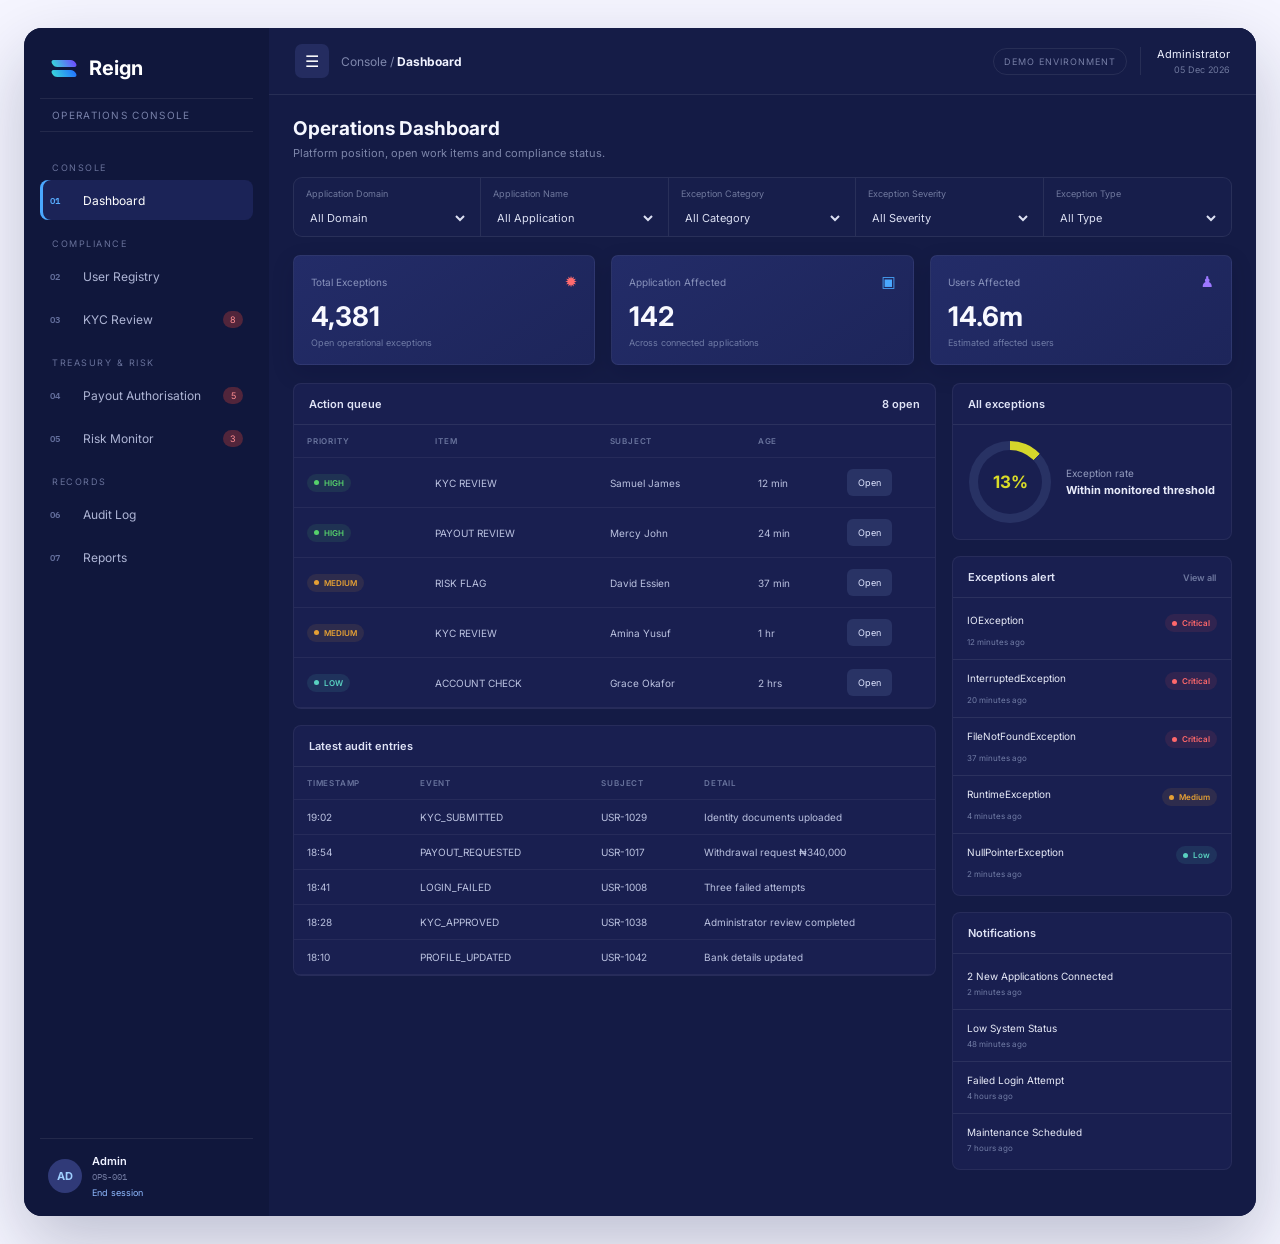
<file: admindashrestyled.html>
<!DOCTYPE html>
<html lang="en">
<head>
<meta charset="UTF-8">
<meta name="viewport" content="width=device-width, initial-scale=1.0">
<title>Reign — Operations Console</title>
<link rel="preconnect" href="https://fonts.googleapis.com">
<link href="https://fonts.googleapis.com/css2?family=Inter:wght@400;500;600;700&family=IBM+Plex+Mono:wght@500;600&display=swap" rel="stylesheet">
<style>
:root{
  --bg:#f5f5ff; --navy:#11183f; --navy2:#171e4b; --panel:#1b2357;
  --panel2:#202962; --line:rgba(255,255,255,.08); --muted:#9299bd;
  --text:#f4f6ff; --blue:#4aa8ff; --purple:#9c78ff; --green:#4bd35d;
  --yellow:#d5d72b; --orange:#f09a34; --red:#ff5558; --shadow:0 28px 70px rgba(16,24,63,.24);
}
*{box-sizing:border-box}
html,body{margin:0;min-height:100%;font-family:Inter,system-ui,sans-serif;background:var(--bg);color:#202544}
body:before,body:after{content:"";position:fixed;width:190px;height:190px;pointer-events:none;opacity:.55;
  background-image:radial-gradient(#d9daf0 2px,transparent 2px);background-size:16px 16px;z-index:0}
body:before{left:28px;top:110px} body:after{right:20px;bottom:40px}
button,input,select{font:inherit}
a{text-decoration:none;color:inherit}
.app{position:relative;z-index:1;display:flex;width:min(1480px,calc(100% - 48px));min-height:calc(100vh - 56px);margin:28px auto;background:var(--navy);border-radius:18px;overflow:hidden;box-shadow:var(--shadow)}
.sidebar{width:245px;flex:none;background:#10173c;padding:24px 16px 18px;display:flex;flex-direction:column}
.brand{padding:4px 12px 18px}.crest{display:flex;align-items:center;gap:10px;font-size:20px;font-weight:700;color:#fff}
.mark{width:27px;height:20px;position:relative;display:inline-block}
.mark:before,.mark:after{content:"";position:absolute;left:0;width:24px;height:7px;border-radius:9px;transform:skewX(28deg)}
.mark:before{top:2px;background:linear-gradient(90deg,#39d3db,#6d4dff)}
.mark:after{bottom:1px;background:linear-gradient(90deg,#39d3db,#2476ff)}
.console-badge{font-size:10px;text-transform:uppercase;letter-spacing:1.3px;color:#7881a9;padding:10px 12px;border-top:1px solid var(--line);border-bottom:1px solid var(--line);margin-bottom:12px}
.section-label{font-size:9px;text-transform:uppercase;letter-spacing:1.5px;color:#68719a;margin:18px 12px 7px}
.navlink{display:flex;align-items:center;gap:10px;min-height:40px;padding:9px 10px;border-radius:8px;color:#aeb5d5;font-size:12px;margin:3px 0;transition:.2s}
.navlink:hover,.navlink.active{background:#1b2357;color:#fff}.navlink.active{box-shadow:inset 3px 0 0 var(--blue)}
.nc{font-style:normal;font:600 9px "IBM Plex Mono";color:#65709e;width:23px}.navlink.active .nc{color:#58adff}
.cnt{margin-left:auto;min-width:20px;text-align:center;padding:3px 6px;border-radius:20px;background:#51253b;color:#ff8d92;font-size:9px}
.foot{margin-top:auto;border-top:1px solid var(--line);padding:15px 8px 0}.userchip{display:flex;align-items:center;gap:10px}.avatar{width:34px;height:34px;border-radius:50%;display:grid;place-items:center;background:#303a78;color:#9fcfff;font-size:11px;font-weight:700}
.main{min-width:0;flex:1;display:flex;flex-direction:column;background:#141b45}
.topbar{height:67px;display:flex;align-items:center;justify-content:space-between;padding:0 26px;border-bottom:1px solid var(--line);background:#151c47}
.crumb{font-size:12px;color:#7f88ad}.crumb b{color:#f1f3ff}.env-tag{font-size:9px;letter-spacing:1px;color:#777fa6;padding:7px 10px;border:1px solid var(--line);border-radius:20px}
.opchip{color:#eef1ff;font-size:11px;border-left:1px solid var(--line);padding-left:16px}.opchip small{display:block;color:#70799e;font-size:9px;margin-top:3px}
.icon-btn{border:0;background:#242c60;color:#fff;border-radius:7px;padding:7px 10px}
.content{padding:22px 24px 30px;overflow:auto}.panel{display:none}.panel.active{display:block}
.page-head{display:flex;justify-content:space-between;align-items:flex-end;margin-bottom:17px}.page-head h2{font-size:19px;margin:0 0 6px;color:#f5f7ff}.page-head p{font-size:11px;color:#7d86aa;margin:0}
.filters{display:grid;grid-template-columns:repeat(5,minmax(130px,1fr));gap:0;margin-bottom:18px;background:#171e4b;border-radius:9px;overflow:hidden;border:1px solid var(--line)}
.filter{padding:10px 12px;border-right:1px solid var(--line)}.filter:last-child{border:0}.filter label{display:block;font-size:9px;color:#70799e;margin-bottom:7px}.filter select{width:100%;background:transparent;color:#dce0f3;border:0;outline:0;font-size:11px}
.kpi-row{display:grid;grid-template-columns:repeat(3,1fr);gap:16px;margin-bottom:18px}.kpi{background:linear-gradient(145deg,#232c68,#1d255a);border:1px solid rgba(255,255,255,.06);border-radius:7px;padding:16px 17px;box-shadow:0 8px 22px rgba(5,10,40,.15)}
.kpi-top{display:flex;justify-content:space-between;align-items:center;color:#8892bb;font-size:10px}.kpi-icon{font-size:15px}.kpi .v{font-size:27px;font-weight:700;color:#f8f9ff;margin:9px 0 4px}.kpi .d{font-size:9px;color:#6f7ba6}.blue{color:var(--blue)!important}.purple{color:var(--purple)!important}.red{color:#ff6b6e!important}
.dashboard-grid{display:grid;grid-template-columns:minmax(0,1fr) 280px;gap:16px}.box{background:#191f50;border:1px solid rgba(255,255,255,.06);border-radius:8px;overflow:hidden;margin-bottom:16px}.box-h{padding:13px 15px;border-bottom:1px solid var(--line);font-size:11px;font-weight:600;color:#dfe3f6;display:flex;justify-content:space-between;align-items:center}.box-b{padding:16px}
.table-wrap{overflow:auto}table{width:100%;border-collapse:collapse;min-width:650px}th,td{padding:11px 13px;text-align:left;border-bottom:1px solid rgba(255,255,255,.055);font-size:10px}th{color:#69749d;font-size:8px;text-transform:uppercase;letter-spacing:.8px;font-weight:600}td{color:#bac1df}tbody tr:hover{background:rgba(255,255,255,.025)}
.badge{display:inline-flex;align-items:center;gap:5px;padding:4px 7px;border-radius:20px;font-size:8px;font-weight:600}.badge:before{content:"";width:5px;height:5px;border-radius:50%;background:currentColor}.critical{color:#ff686b;background:rgba(255,80,85,.1)}.medium{color:#e5a034;background:rgba(229,160,52,.1)}.low{color:#59d1c0;background:rgba(89,209,192,.1)}.success{color:#56d16b;background:rgba(86,209,107,.1)}
.split{display:grid;grid-template-columns:minmax(0,1.55fr) minmax(250px,.8fr);gap:16px}.right-stack{display:flex;flex-direction:column}
.ring-row{display:flex;align-items:center;gap:15px}.ring{width:82px;height:82px;border-radius:50%;background:conic-gradient(var(--yellow) 0 13%,#283264 13% 100%);position:relative;display:grid;place-items:center}.ring:after{content:"";position:absolute;inset:9px;border-radius:50%;background:#191f50}.ring strong{position:relative;z-index:1;color:#d9db28;font-size:17px}.ring-label{font-size:10px;color:#929abc}.ring-label b{display:block;color:#e8ebfa;font-size:11px;margin-top:4px}
.bar-row{display:grid;grid-template-columns:70px 1fr 42px;gap:8px;align-items:center;margin:10px 0;font-size:9px;color:#929abc}.bar{height:7px;background:#2b3569;border-radius:9px;overflow:hidden}.bar i{display:block;height:100%;border-radius:9px;background:var(--blue)}.bar-row strong{text-align:right;color:#dfe4fb;font-size:9px}
.alert-list{padding:4px 0}.alert{padding:12px 14px;border-bottom:1px solid var(--line)}.alert:last-child{border:0}.alert-title{font-size:10px;color:#e8ebf8;display:flex;justify-content:space-between}.alert-meta{font-size:8px;color:#727da6;margin-top:5px}.alert-meta b{color:#ff676c}
.searchbar{display:flex;gap:9px;margin-bottom:14px}.searchbar input,.toolbar input,.toolbar select{background:#171e4b;border:1px solid var(--line);color:#dfe3f5;border-radius:7px;padding:10px 12px;outline:none;font-size:10px}.searchbar input{flex:1}.toolbar{display:flex;gap:9px;margin-bottom:14px}.toolbar input{flex:1}.toolbar select{min-width:160px}
.tabs{display:flex;gap:7px;margin-bottom:14px}.tab{border:1px solid var(--line);background:#171e4b;color:#7f88aa;border-radius:20px;padding:7px 12px;font-size:9px;cursor:pointer}.tab.active{background:#edf0ff;color:#151b43}
.btn{border:0;border-radius:6px;padding:8px 11px;font-size:9px;cursor:pointer}.btn-primary{background:#3e9ff4;color:white}.btn-danger{background:#8e303e;color:white}.btn-dark{background:#293365;color:#dfe5ff}.actions{display:flex;gap:5px}
.report-grid{grid-template-columns:repeat(3,1fr)}
.mini-chart{height:125px;display:flex;align-items:flex-end;gap:6px;padding:15px}.mini-chart i{display:block;flex:1;background:linear-gradient(to top,#398ee5,#72baff);border-radius:3px 3px 0 0;opacity:.8}
.empty{padding:28px;text-align:center;color:#737da5;font-size:10px}
.drawer-bg,.modal-backdrop{display:none;position:fixed;inset:0;background:rgba(5,8,25,.65);z-index:20}.drawer,.modal{position:fixed;z-index:21;background:#171e4b;color:#eef1ff;box-shadow:0 20px 70px rgba(0,0,0,.4)}
.drawer{right:0;top:0;height:100%;width:min(430px,92vw);padding:24px}.modal{left:50%;top:50%;transform:translate(-50%,-50%);width:min(520px,90vw);padding:24px;border-radius:10px}
@media(max-width:1050px){.sidebar{width:205px}.dashboard-grid{grid-template-columns:1fr}.right-stack{display:grid;grid-template-columns:1fr 1fr;gap:16px}.filters{grid-template-columns:repeat(3,1fr)}}
@media(max-width:760px){body:before,body:after{display:none}.app{width:100%;min-height:100vh;margin:0;border-radius:0}.sidebar{position:fixed;left:-250px;top:0;bottom:0;z-index:30;transition:.25s}.sidebar.open{left:0}.topbar{padding:0 15px}.content{padding:18px 14px}.icon-btn{display:block!important}.kpi-row,.split,.report-grid,.right-stack{grid-template-columns:1fr}.filters{grid-template-columns:1fr 1fr}.env-tag{display:none}.topbar{height:60px}.page-head h2{font-size:17px}}
</style>
</head>
<body>
<div class="app">
<aside class="sidebar" id="sidebar">
  <div class="brand"><a class="crest" href="#"><span class="mark"></span><span>Reign</span></a></div>
  <div class="console-badge">Operations console</div>
  <nav>
    <div class="section-label">Console</div>
    <a class="navlink active" data-panel="overview"><i class="nc">01</i><span>Dashboard</span></a>
    <div class="section-label">Compliance</div>
    <a class="navlink" data-panel="registry"><i class="nc">02</i><span>User Registry</span></a>
    <a class="navlink" data-panel="kyc"><i class="nc">03</i><span>KYC Review</span><span class="cnt">8</span></a>
    <div class="section-label">Treasury &amp; Risk</div>
    <a class="navlink" data-panel="payouts"><i class="nc">04</i><span>Payout Authorisation</span><span class="cnt">5</span></a>
    <a class="navlink" data-panel="risk"><i class="nc">05</i><span>Risk Monitor</span><span class="cnt">3</span></a>
    <div class="section-label">Records</div>
    <a class="navlink" data-panel="audit"><i class="nc">06</i><span>Audit Log</span></a>
    <a class="navlink" data-panel="reports"><i class="nc">07</i><span>Reports</span></a>
  </nav>
  <div class="foot"><div class="userchip"><div class="avatar">AD</div><div><div style="font-size:11px;font-weight:600;color:#eef1ff">Admin</div><div style="font:9px 'IBM Plex Mono';color:#6f789e;margin-top:3px">OPS-001</div><a href="#" id="logoutBtn" style="font-size:9px;color:#8fbaff;display:block;margin-top:5px">End session</a></div></div></div>
</aside>

<main class="main">
<header class="topbar">
  <div style="display:flex;align-items:center;gap:12px"><button class="icon-btn" id="menuBtn">☰</button><div class="crumb">Console / <b id="pageTitle">Dashboard</b></div></div>
  <div style="display:flex;align-items:center;gap:13px"><span class="env-tag">DEMO ENVIRONMENT</span><div class="opchip"><div style="text-align:right">Administrator<small id="today"></small></div></div></div>
</header>

<div class="content">
<section class="panel active" id="panel-overview">
  <div class="page-head"><div><h2>Operations Dashboard</h2><p>Platform position, open work items and compliance status.</p></div></div>
  <div class="filters">
    <div class="filter"><label>Application Domain</label><select><option>All Domain</option><option>Customer</option><option>Internal</option></select></div>
    <div class="filter"><label>Application Name</label><select><option>All Application</option><option>Web App</option><option>Dashboard</option></select></div>
    <div class="filter"><label>Exception Category</label><select><option>All Category</option><option>Authentication</option><option>Database</option></select></div>
    <div class="filter"><label>Exception Severity</label><select><option>All Severity</option><option>Critical</option><option>Medium</option><option>Low</option></select></div>
    <div class="filter"><label>Exception Type</label><select><option>All Type</option><option>System</option><option>Application</option></select></div>
  </div>
  <div class="kpi-row">
    <div class="kpi"><div class="kpi-top"><span>Total Exceptions</span><span class="kpi-icon red">✹</span></div><div class="v">4,381</div><div class="d">Open operational exceptions</div></div>
    <div class="kpi"><div class="kpi-top"><span>Application Affected</span><span class="kpi-icon blue">▣</span></div><div class="v">142</div><div class="d">Across connected applications</div></div>
    <div class="kpi"><div class="kpi-top"><span>Users Affected</span><span class="kpi-icon purple">♟</span></div><div class="v">14.6m</div><div class="d">Estimated affected users</div></div>
  </div>

  <div class="dashboard-grid">
    <div>
      <div class="box"><div class="box-h">Action queue <span class="mono">8 open</span></div><div class="table-wrap"><table><thead><tr><th>Priority</th><th>Item</th><th>Subject</th><th>Age</th><th></th></tr></thead><tbody id="queueBody"></tbody></table></div></div>
      <div class="box"><div class="box-h">Latest audit entries</div><div class="table-wrap"><table><thead><tr><th>Timestamp</th><th>Event</th><th>Subject</th><th>Detail</th></tr></thead><tbody id="auditMini"></tbody></table></div></div>
    </div>
    <aside class="right-stack">
      <div class="box"><div class="box-h">All exceptions</div><div class="box-b"><div class="ring-row"><div class="ring"><strong>13%</strong></div><div class="ring-label">Exception rate<b>Within monitored threshold</b></div></div></div></div>
      <div class="box"><div class="box-h">Exceptions alert <span style="font-size:9px;color:#6e789f">View all</span></div><div class="alert-list">
        <div class="alert"><div class="alert-title">IOException <span class="badge critical">Critical</span></div><div class="alert-meta">12 minutes ago</div></div>
        <div class="alert"><div class="alert-title">InterruptedException <span class="badge critical">Critical</span></div><div class="alert-meta">20 minutes ago</div></div>
        <div class="alert"><div class="alert-title">FileNotFoundException <span class="badge critical">Critical</span></div><div class="alert-meta">37 minutes ago</div></div>
        <div class="alert"><div class="alert-title">RuntimeException <span class="badge medium">Medium</span></div><div class="alert-meta">4 minutes ago</div></div>
        <div class="alert"><div class="alert-title">NullPointerException <span class="badge low">Low</span></div><div class="alert-meta">2 minutes ago</div></div>
      </div></div>
      <div class="box"><div class="box-h">Notifications</div><div class="alert-list">
        <div class="alert"><div class="alert-title">2 New Applications Connected</div><div class="alert-meta">2 minutes ago</div></div>
        <div class="alert"><div class="alert-title">Low System Status</div><div class="alert-meta">48 minutes ago</div></div>
        <div class="alert"><div class="alert-title">Failed Login Attempt</div><div class="alert-meta">4 hours ago</div></div>
        <div class="alert"><div class="alert-title">Maintenance Scheduled</div><div class="alert-meta">7 hours ago</div></div>
      </div></div>
    </aside>
  </div>
</section>

<section class="panel" id="panel-registry"><div class="page-head"><div><h2>User Registry</h2><p>All registered accounts. Select a record to open the full file.</p></div></div><div class="toolbar"><input id="userSearch" placeholder="Search name, email or ID"><select id="regFilter"><option>All accounts</option><option>Active</option><option>Frozen</option><option>Not KYC-verified</option></select></div><div class="box"><div class="table-wrap"><table><thead><tr><th>User ID</th><th>Name</th><th>Email</th><th>KYC</th><th>Wallet value (₦)</th><th>Plans</th><th>Status</th><th>Registered</th></tr></thead><tbody id="usersBody"></tbody></table></div></div></section>

<section class="panel" id="panel-kyc"><div class="page-head"><div><h2>KYC Review</h2><p>Identity verification cases awaiting a compliance decision.</p></div></div><div class="tabs"><button class="tab active">Pending (8)</button><button class="tab">Approved</button><button class="tab">Rejected</button></div><div class="box"><div class="table-wrap"><table><thead><tr><th>Case</th><th>Applicant</th><th>Document</th><th>Doc. number</th><th>Submitted</th><th>Status</th><th></th></tr></thead><tbody id="kycBody"></tbody></table></div></div></section>

<section class="panel" id="panel-payouts"><div class="page-head"><div><h2>Payout Authorisation</h2><p>Withdrawal requests requiring treasury sign-off.</p></div></div><div class="tabs"><button class="tab active">Pending (5)</button><button class="tab">Approved</button><button class="tab">Rejected</button></div><div class="box"><div class="table-wrap"><table><thead><tr><th>Reference</th><th>Account holder</th><th>Amount</th><th>Destination</th><th>Requested</th><th>Status</th><th></th></tr></thead><tbody id="wdBody"></tbody></table></div></div></section>

<section class="panel" id="panel-risk"><div class="page-head"><div><h2>Risk Monitor</h2><p>Automated flags: large withdrawals, rapid repeat requests, unverified large investments.</p></div></div><div class="box"><div class="table-wrap"><table><thead><tr><th>Severity</th><th>Rule triggered</th><th>Account</th><th>Detail</th><th></th></tr></thead><tbody id="riskBody"></tbody></table></div></div></section>

<section class="panel" id="panel-audit"><div class="page-head"><div><h2>Audit Log</h2><p>Chronological record of platform and administrator actions.</p></div></div><div class="toolbar"><input id="auditSearch" placeholder="Search subject or detail"><select><option>All events</option><option>Authentication</option><option>KYC</option><option>Withdrawal</option></select></div><div class="box"><div class="table-wrap"><table><thead><tr><th>Timestamp</th><th>Event</th><th>Subject</th><th>Detail</th></tr></thead><tbody id="auditBody"></tbody></table></div></div></section>

<section class="panel" id="panel-reports"><div class="page-head"><div><h2>Reports</h2><p>Download data extracts as CSV.</p></div></div><div class="kpi-row report-grid">
  <div class="kpi"><div class="kpi-top"><span>Report 01</span><span>▤</span></div><div class="v" style="font-size:17px">User registry</div><div class="d" style="margin-bottom:12px">Balances, KYC status, plans.</div><button class="btn btn-primary">Download CSV</button></div>
  <div class="kpi"><div class="kpi-top"><span>Report 02</span><span>▤</span></div><div class="v" style="font-size:17px">Payout ledger</div><div class="d" style="margin-bottom:12px">Withdrawals with bank details.</div><button class="btn btn-primary">Download CSV</button></div>
  <div class="kpi"><div class="kpi-top"><span>Report 03</span><span>▤</span></div><div class="v" style="font-size:17px">Audit trail</div><div class="d" style="margin-bottom:12px">Full activity log.</div><button class="btn btn-primary">Download CSV</button></div>
</div></section>
</div>
</main>
</div>

<script>
const users=[
 ['USR-1042','Daniel Bassey','daniel@example.com','Verified','₦1,250,000','3','Active','01 Oct 2026'],
 ['USR-1038','Grace Okafor','grace@example.com','Verified','₦845,000','2','Active','30 Sep 2026'],
 ['USR-1029','Samuel James','samuel@example.com','Pending','₦420,000','1','Active','29 Sep 2026'],
 ['USR-1017','Mercy John','mercy@example.com','Verified','₦2,180,000','4','Frozen','25 Sep 2026'],
 ['USR-1008','David Essien','david@example.com','Pending','₦195,000','1','Active','22 Sep 2026']
];
const queue=[
 ['HIGH','KYC REVIEW','Samuel James','12 min'],
 ['HIGH','PAYOUT REVIEW','Mercy John','24 min'],
 ['MEDIUM','RISK FLAG','David Essien','37 min'],
 ['MEDIUM','KYC REVIEW','Amina Yusuf','1 hr'],
 ['LOW','ACCOUNT CHECK','Grace Okafor','2 hrs']
];
const audits=[
 ['19:02','KYC_SUBMITTED','USR-1029','Identity documents uploaded'],
 ['18:54','PAYOUT_REQUESTED','USR-1017','Withdrawal request ₦340,000'],
 ['18:41','LOGIN_FAILED','USR-1008','Three failed attempts'],
 ['18:28','KYC_APPROVED','USR-1038','Administrator review completed'],
 ['18:10','PROFILE_UPDATED','USR-1042','Bank details updated']
];
const kycs=[
 ['KYC-8841','Samuel James','National ID','•••• 4921','12 min ago','Pending'],
 ['KYC-8839','Amina Yusuf','Passport','•••• 1108','24 min ago','Pending'],
 ['KYC-8835','David Essien','Driver Licence','•••• 7732','37 min ago','Pending'],
 ['KYC-8828','John Peter','National ID','•••• 3190','1 hr ago','Pending']
];
const payouts=[
 ['WD-30981','Mercy John','₦340,000','GTBank •••• 9012','24 min ago','Pending'],
 ['WD-30977','Samuel James','₦120,000','UBA •••• 4421','51 min ago','Pending'],
 ['WD-30970','Grace Okafor','₦85,000','Access •••• 1198','2 hrs ago','Pending'],
 ['WD-30961','David Essien','₦60,000','Zenith •••• 3007','4 hrs ago','Pending']
];
const risks=[
 ['CRITICAL','Large withdrawal','USR-1017','₦340,000 withdrawal exceeds review threshold'],
 ['CRITICAL','Rapid repeat requests','USR-1029','4 withdrawal attempts in 20 minutes'],
 ['MEDIUM','Unverified investment','USR-1008','Investment exceeds ₦100,000 while KYC is pending'],
 ['LOW','Login anomaly','USR-1038','New device and unusual location']
];

function rows(id,data,render){document.getElementById(id).innerHTML=data.map(render).join('')}
const badge=s=>`<span class="badge ${s.toLowerCase()==='critical'?'critical':s.toLowerCase()==='medium'?'medium':s.toLowerCase()==='low'?'low':'success'}">${s}</span>`;
rows('queueBody',queue,r=>`<tr><td>${badge(r[0])}</td><td>${r[1]}</td><td>${r[2]}</td><td>${r[3]}</td><td><button class="btn btn-dark">Open</button></td></tr>`);
rows('auditMini',audits,r=>`<tr><td>${r[0]}</td><td>${r[1]}</td><td>${r[2]}</td><td>${r[3]}</td></tr>`);
rows('usersBody',users,r=>`<tr><td>${r[0]}</td><td>${r[1]}</td><td>${r[2]}</td><td>${badge(r[3])}</td><td>${r[4]}</td><td>${r[5]}</td><td>${badge(r[6])}</td><td>${r[7]}</td></tr>`);
rows('kycBody',kycs,r=>`<tr><td>${r[0]}</td><td>${r[1]}</td><td>${r[2]}</td><td>${r[3]}</td><td>${r[4]}</td><td>${badge(r[5])}</td><td><div class="actions"><button class="btn btn-primary">Review</button><button class="btn btn-danger">Reject</button></div></td></tr>`);
rows('wdBody',payouts,r=>`<tr><td>${r[0]}</td><td>${r[1]}</td><td style="color:#f4f6ff;font-weight:600">${r[2]}</td><td>${r[3]}</td><td>${r[4]}</td><td>${badge(r[5])}</td><td><div class="actions"><button class="btn btn-primary">Approve</button><button class="btn btn-danger">Reject</button></div></td></tr>`);
rows('riskBody',risks,r=>`<tr><td>${badge(r[0])}</td><td>${r[1]}</td><td>${r[2]}</td><td>${r[3]}</td><td><button class="btn btn-dark">Investigate</button></td></tr>`);
rows('auditBody',audits.concat([
 ['17:59','WITHDRAWAL_APPROVED','USR-0991','Treasury approval completed'],
 ['17:40','USER_REGISTERED','USR-1042','New account created']
]),r=>`<tr><td>${r[0]}</td><td>${r[1]}</td><td>${r[2]}</td><td>${r[3]}</td></tr>`);

document.getElementById('today').textContent=new Date().toLocaleDateString('en-NG',{day:'2-digit',month:'short',year:'numeric'});
const navs=document.querySelectorAll('.navlink'), panels=document.querySelectorAll('.panel'), title=document.getElementById('pageTitle');
navs.forEach(n=>n.addEventListener('click',e=>{
 e.preventDefault(); const p=n.dataset.panel;
 navs.forEach(x=>x.classList.remove('active')); n.classList.add('active');
 panels.forEach(x=>x.classList.toggle('active',x.id==='panel-'+p));
 title.textContent=n.querySelector('span').textContent;
 document.getElementById('sidebar').classList.remove('open');
}));
document.getElementById('menuBtn').addEventListener('click',()=>document.getElementById('sidebar').classList.toggle('open'));
document.getElementById('logoutBtn').addEventListener('click',e=>{e.preventDefault();alert('Session ended. Connect this button to your authentication/logout endpoint.')});

document.querySelectorAll('.tabs').forEach(group=>{
 group.querySelectorAll('.tab').forEach(tab=>tab.addEventListener('click',()=>{
  group.querySelectorAll('.tab').forEach(t=>t.classList.remove('active')); tab.classList.add('active');
 }));
});
document.getElementById('userSearch').addEventListener('input',e=>{
 const q=e.target.value.toLowerCase();
 document.querySelectorAll('#usersBody tr').forEach(tr=>tr.style.display=tr.innerText.toLowerCase().includes(q)?'':'none');
});
document.getElementById('auditSearch').addEventListener('input',e=>{
 const q=e.target.value.toLowerCase();
 document.querySelectorAll('#auditBody tr').forEach(tr=>tr.style.display=tr.innerText.toLowerCase().includes(q)?'':'none');
});
</script>
</body>
</html>
</file>
